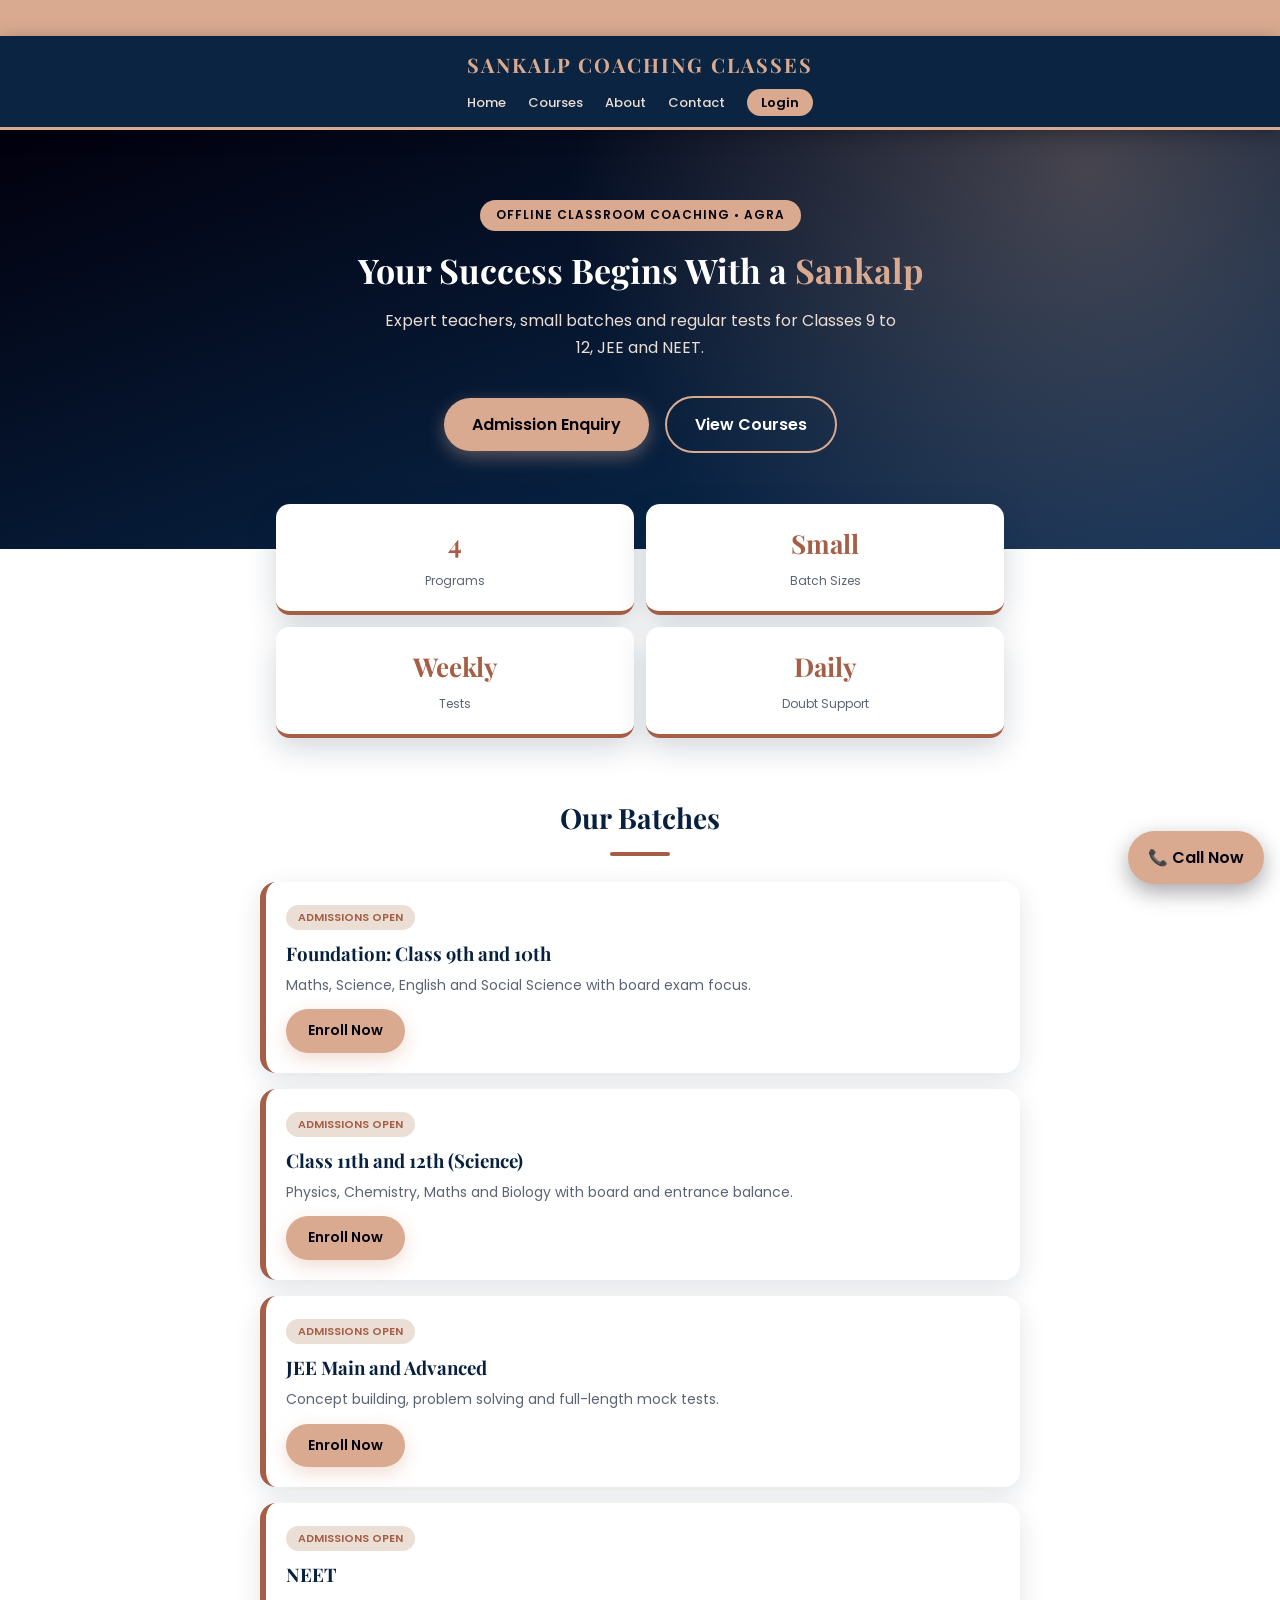
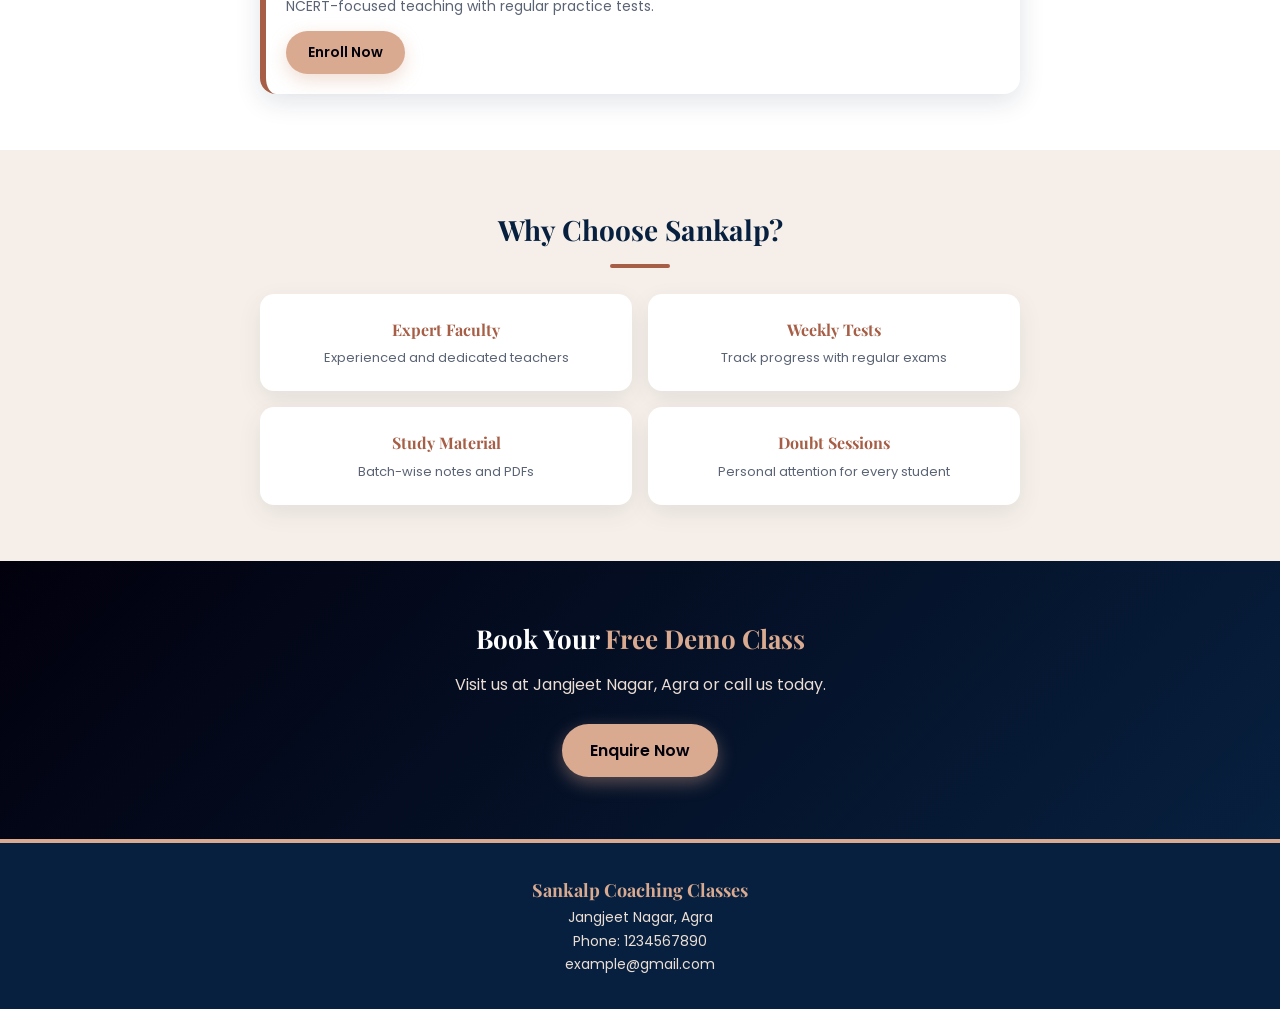
<file: index.html>
<!DOCTYPE html>
<html lang="en">
<head>
<meta charset="UTF-8">
<meta name="viewport" content="width=device-width, initial-scale=1">
<title>Sankalp Coaching Classes, Agra</title>
<link rel="stylesheet" href="style.css">
</head>
<body>

<div class="ticker"><span>🎓 Admissions Open for the New Session &nbsp;•&nbsp; Classes 9th to 12th, JEE &amp; NEET &nbsp;•&nbsp; Call 1234567890 to book a free demo class</span></div>

<header>
  <div class="logo">SANKALP COACHING CLASSES</div>
  <nav>
    <a href="index.html">Home</a>
    <a href="courses.html">Courses</a>
    <a href="about.html">About</a>
    <a href="contact.html">Contact</a>
    <a class="login" href="login.html">Login</a>
  </nav>
</header>

<section class="hero">
  <small>OFFLINE CLASSROOM COACHING • AGRA</small>
  <h1>Your Success Begins With a <span>Sankalp</span></h1>
  <p>Expert teachers, small batches and regular tests for Classes 9 to 12, JEE and NEET.</p>
  <a class="btn" href="contact.html">Admission Enquiry</a>
  <a class="btn alt" style="color:#fff" href="courses.html">View Courses</a>
</section>

<div class="stats">
  <div class="stat"><b>4</b><span>Programs</span></div>
  <div class="stat"><b>Small</b><span>Batch Sizes</span></div>
  <div class="stat"><b>Weekly</b><span>Tests</span></div>
  <div class="stat"><b>Daily</b><span>Doubt Support</span></div>
</div>

<section class="section">
  <h2>Our Batches</h2>
  <div class="batches">
    <div class="batch">
      <span class="tag">ADMISSIONS OPEN</span>
      <h3>Foundation: Class 9th and 10th</h3>
      <p>Maths, Science, English and Social Science with board exam focus.</p>
      <a class="btn" href="contact.html">Enroll Now</a>
    </div>
    <div class="batch">
      <span class="tag">ADMISSIONS OPEN</span>
      <h3>Class 11th and 12th (Science)</h3>
      <p>Physics, Chemistry, Maths and Biology with board and entrance balance.</p>
      <a class="btn" href="contact.html">Enroll Now</a>
    </div>
    <div class="batch">
      <span class="tag">ADMISSIONS OPEN</span>
      <h3>JEE Main and Advanced</h3>
      <p>Concept building, problem solving and full-length mock tests.</p>
      <a class="btn" href="contact.html">Enroll Now</a>
    </div>
    <div class="batch">
      <span class="tag">ADMISSIONS OPEN</span>
      <h3>NEET</h3>
      <p>NCERT-focused teaching with regular practice tests.</p>
      <a class="btn" href="contact.html">Enroll Now</a>
    </div>
  </div>
</section>

<section class="section alt">
  <h2>Why Choose Sankalp?</h2>
  <div class="features">
    <div class="feature"><h3>Expert Faculty</h3><p>Experienced and dedicated teachers</p></div>
    <div class="feature"><h3>Weekly Tests</h3><p>Track progress with regular exams</p></div>
    <div class="feature"><h3>Study Material</h3><p>Batch-wise notes and PDFs</p></div>
    <div class="feature"><h3>Doubt Sessions</h3><p>Personal attention for every student</p></div>
  </div>
</section>

<section class="cta">
  <h2>Book Your <span>Free Demo Class</span></h2>
  <p>Visit us at Jangjeet Nagar, Agra or call us today.</p>
  <a class="btn" href="contact.html">Enquire Now</a>
</section>

<a class="float-call" href="tel:1234567890">📞 Call Now</a>

<footer>
  <b>Sankalp Coaching Classes</b><br>
  Jangjeet Nagar, Agra<br>
  Phone: 1234567890<br>
  example@gmail.com
</footer>

</body>
</html>
</file>
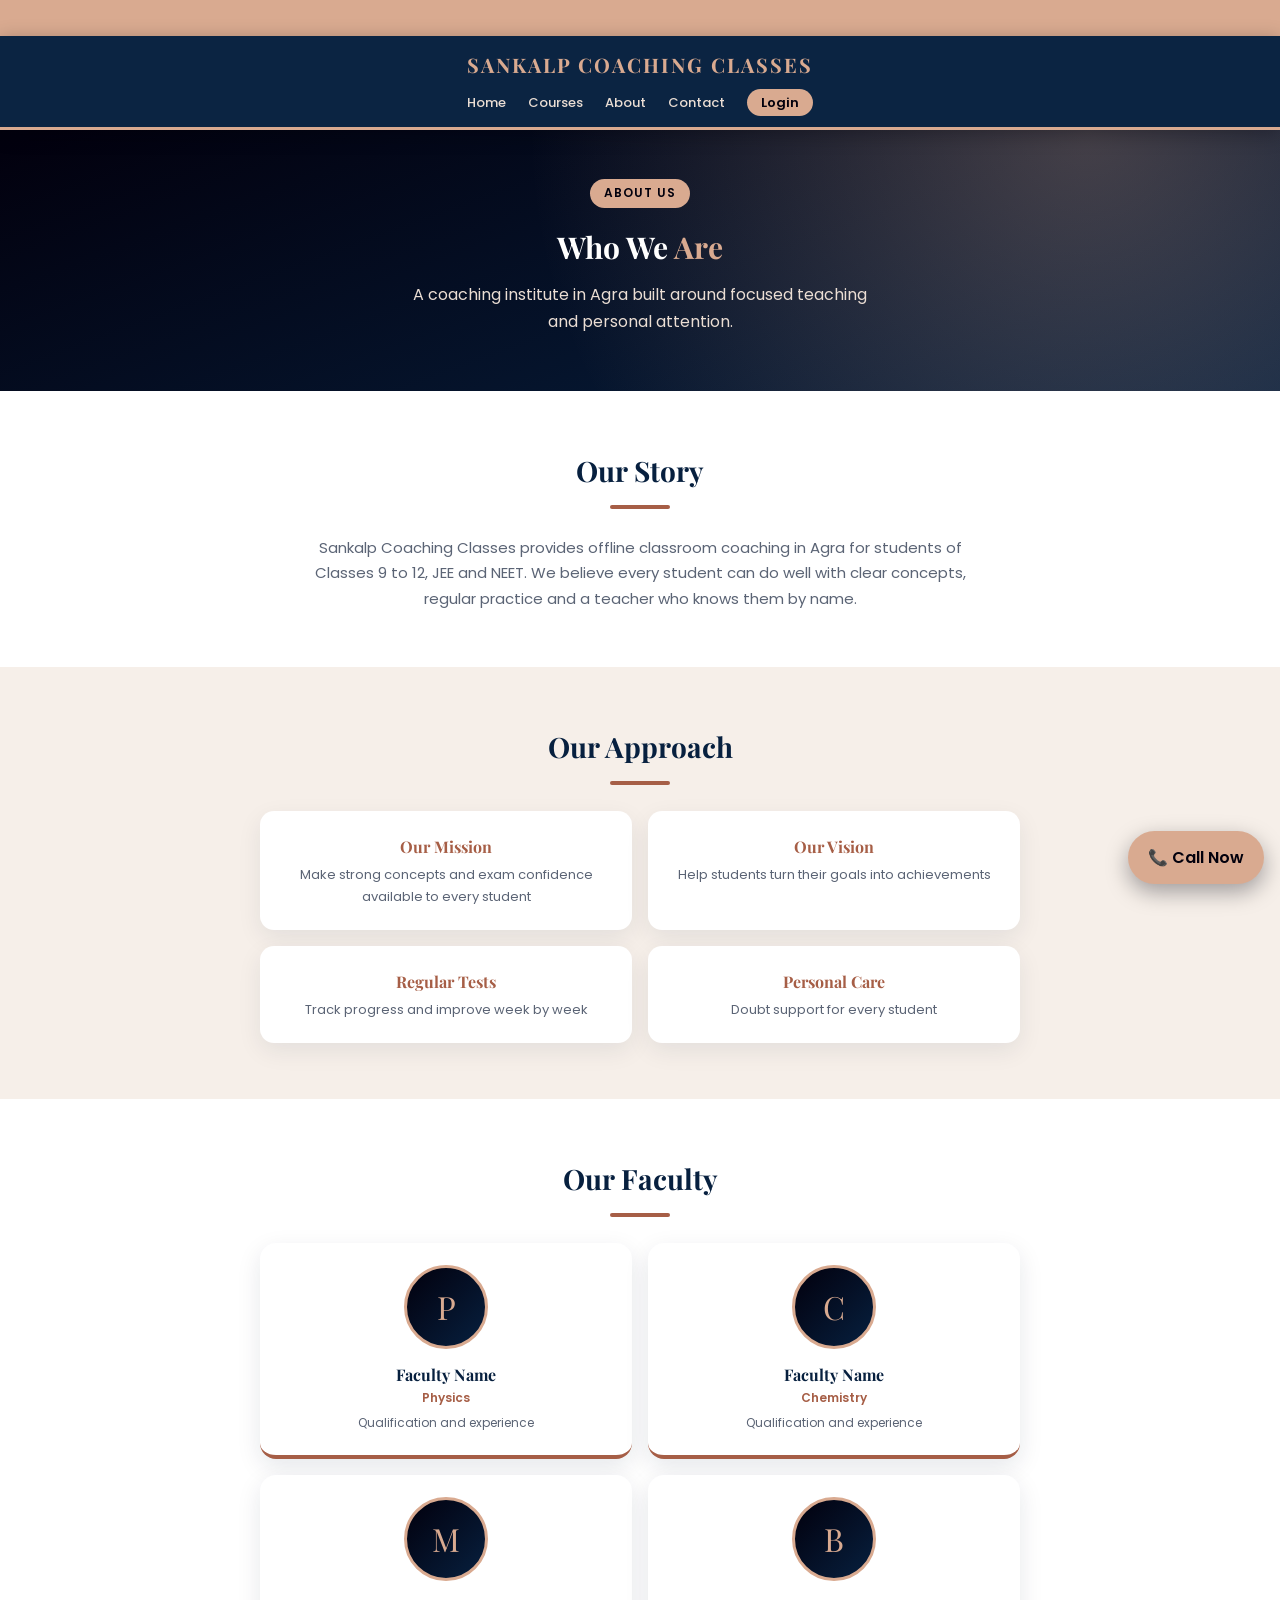
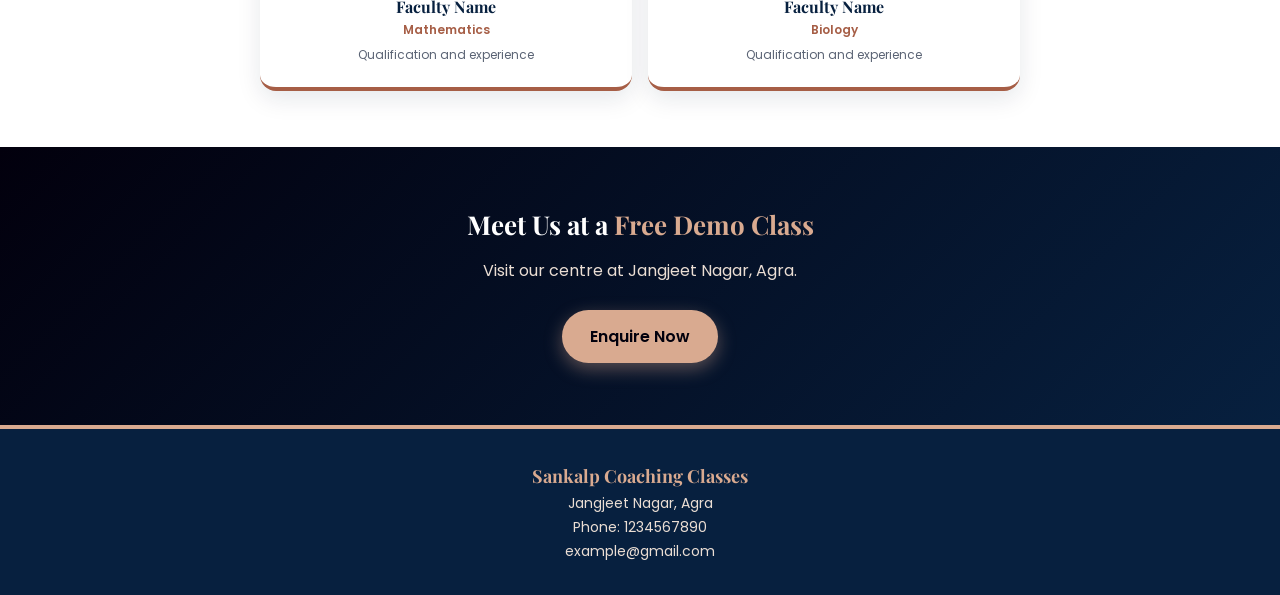
<file: about.html>
<!DOCTYPE html>
<html lang="en">
<head>
<meta charset="UTF-8">
<meta name="viewport" content="width=device-width, initial-scale=1">
<title>About Us and Faculty | Sankalp Coaching Classes, Agra</title>
<link rel="stylesheet" href="style.css">
<link rel="stylesheet" href="pages.css">
<link rel="stylesheet" href="about.css">
</head>
<body>

<div class="ticker"><span>🎓 Admissions Open for the New Session &nbsp;•&nbsp; Classes 9th to 12th, JEE &amp; NEET &nbsp;•&nbsp; Call 1234567890 to book a free demo class</span></div>

<header>
  <div class="logo">SANKALP COACHING CLASSES</div>
  <nav>
    <a href="index.html">Home</a>
    <a href="courses.html">Courses</a>
    <a href="about.html">About</a>
    <a href="contact.html">Contact</a>
    <a class="login" href="login.html">Login</a>
  </nav>
</header>

<section class="page-title">
  <small>ABOUT US</small>
  <h1>Who We <span>Are</span></h1>
  <p>A coaching institute in Agra built around focused teaching and personal attention.</p>
</section>

<section class="section">
  <h2>Our Story</h2>
  <p class="about-text">Sankalp Coaching Classes provides offline classroom coaching in Agra for students of Classes 9 to 12, JEE and NEET. We believe every student can do well with clear concepts, regular practice and a teacher who knows them by name.</p>
</section>

<section class="section alt">
  <h2>Our Approach</h2>
  <div class="features">
    <div class="feature"><h3>Our Mission</h3><p>Make strong concepts and exam confidence available to every student</p></div>
    <div class="feature"><h3>Our Vision</h3><p>Help students turn their goals into achievements</p></div>
    <div class="feature"><h3>Regular Tests</h3><p>Track progress and improve week by week</p></div>
    <div class="feature"><h3>Personal Care</h3><p>Doubt support for every student</p></div>
  </div>
</section>

<section class="section">
  <h2>Our Faculty</h2>
  <div class="faculty">
    <div class="teacher"><div class="avatar">P</div><h3>Faculty Name</h3><span>Physics</span><p>Qualification and experience</p></div>
    <div class="teacher"><div class="avatar">C</div><h3>Faculty Name</h3><span>Chemistry</span><p>Qualification and experience</p></div>
    <div class="teacher"><div class="avatar">M</div><h3>Faculty Name</h3><span>Mathematics</span><p>Qualification and experience</p></div>
    <div class="teacher"><div class="avatar">B</div><h3>Faculty Name</h3><span>Biology</span><p>Qualification and experience</p></div>
  </div>
</section>

<section class="cta">
  <h2>Meet Us at a <span>Free Demo Class</span></h2>
  <p>Visit our centre at Jangjeet Nagar, Agra.</p>
  <a class="btn" href="contact.html">Enquire Now</a>
</section>

<a class="float-call" href="tel:1234567890">📞 Call Now</a>

<footer>
  <b>Sankalp Coaching Classes</b><br>
  Jangjeet Nagar, Agra<br>
  Phone: 1234567890<br>
  example@gmail.com
</footer>

</body>
</html>
</file>
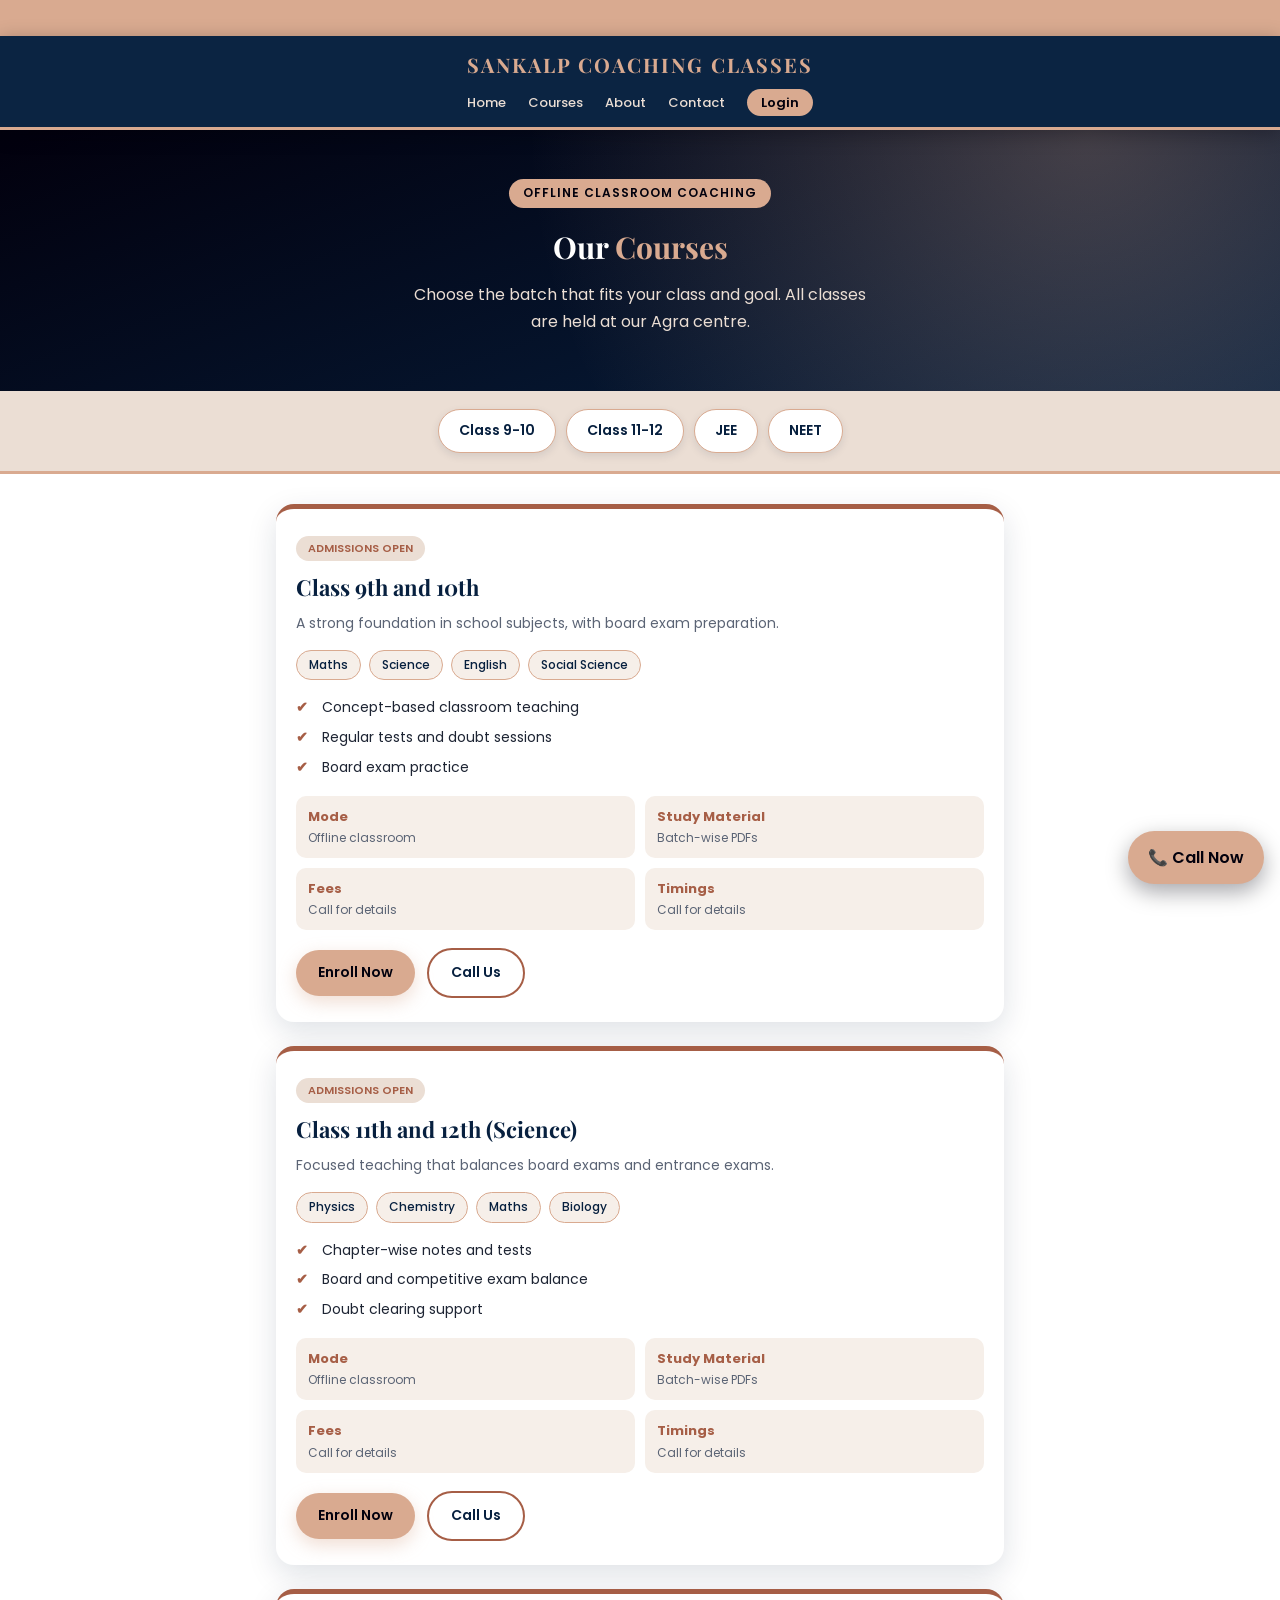
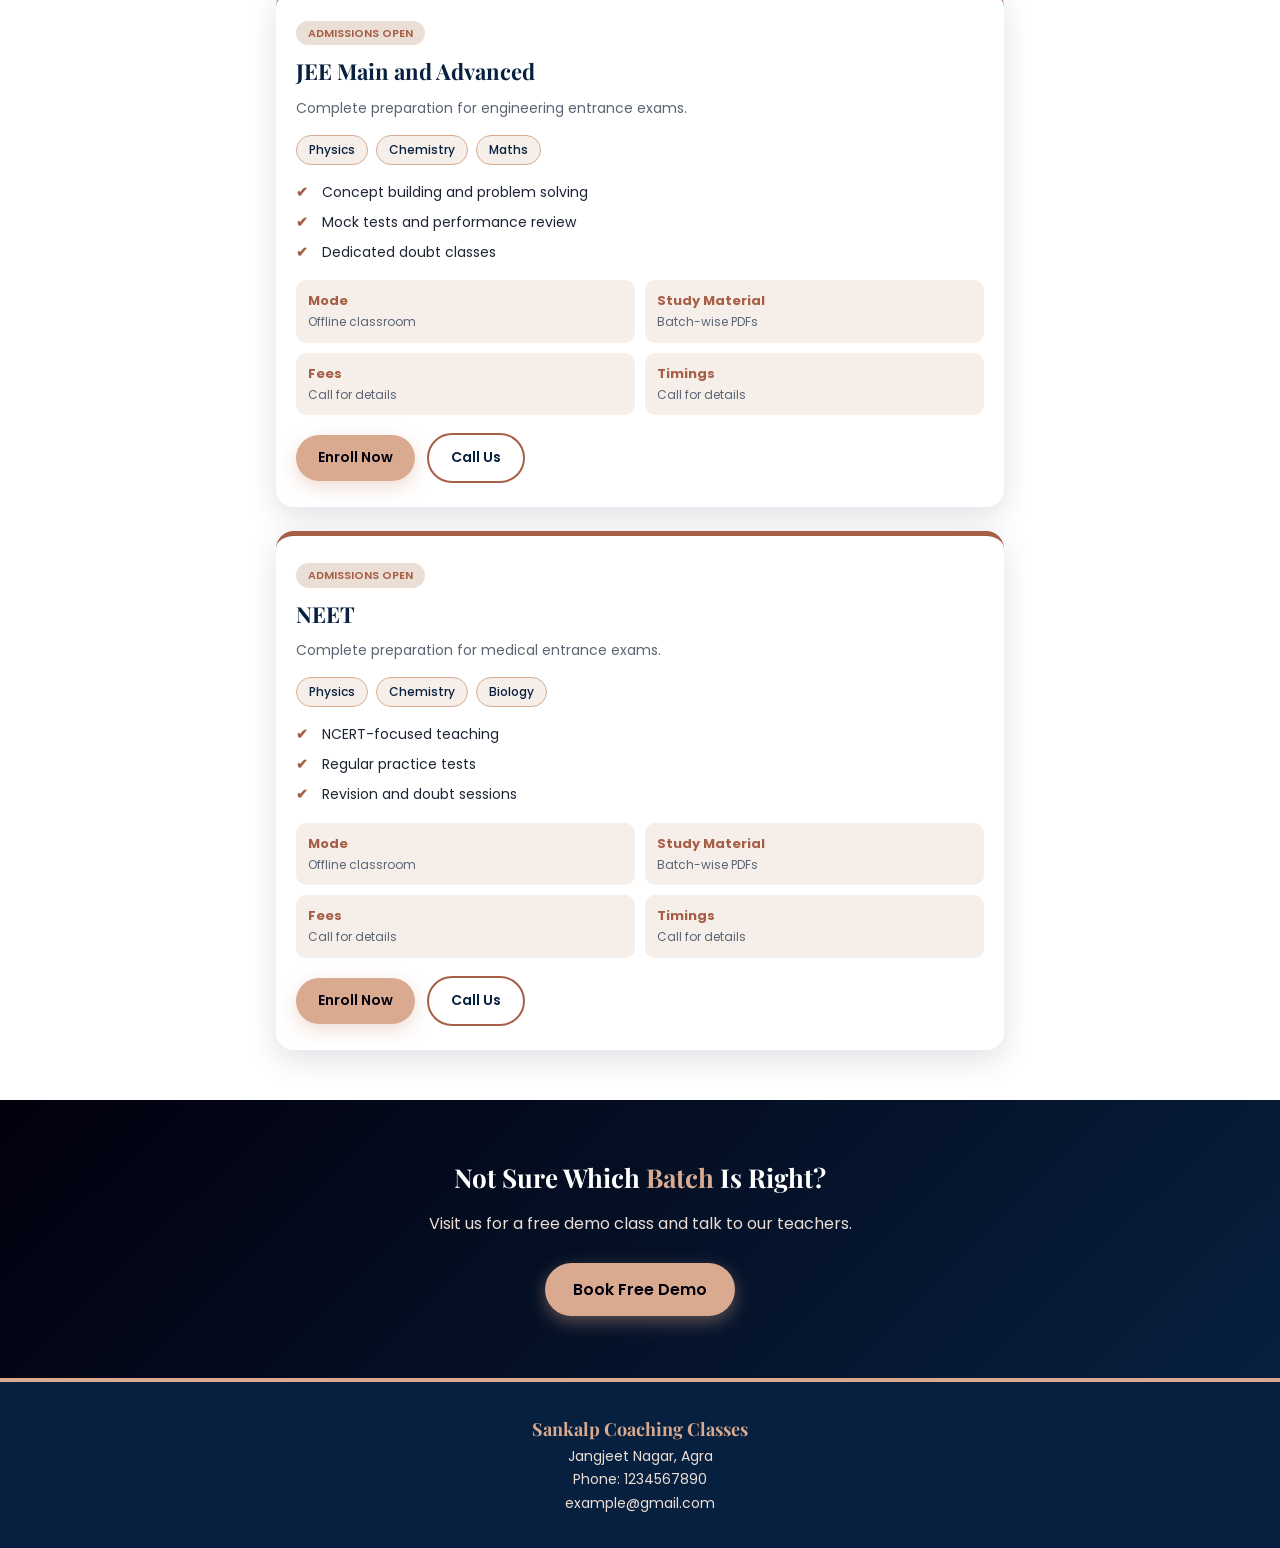
<file: courses.html>
<!DOCTYPE html>
<html lang="en">
<head>
<meta charset="UTF-8">
<meta name="viewport" content="width=device-width, initial-scale=1">
<title>Courses | Sankalp Coaching Classes, Agra</title>
<link rel="stylesheet" href="style.css">
<link rel="stylesheet" href="pages.css">
</head>
<body>

<div class="ticker"><span>🎓 Admissions Open for the New Session &nbsp;•&nbsp; Classes 9th to 12th, JEE &amp; NEET &nbsp;•&nbsp; Call 1234567890 to book a free demo class</span></div>

<header>
  <div class="logo">SANKALP COACHING CLASSES</div>
  <nav>
    <a href="index.html">Home</a>
    <a href="courses.html">Courses</a>
    <a href="about.html">About</a>
    <a href="contact.html">Contact</a>
    <a class="login" href="login.html">Login</a>
  </nav>
</header>

<section class="page-title">
  <small>OFFLINE CLASSROOM COACHING</small>
  <h1>Our <span>Courses</span></h1>
  <p>Choose the batch that fits your class and goal. All classes are held at our Agra centre.</p>
</section>

<div class="jump">
  <a href="#foundation">Class 9-10</a>
  <a href="#senior">Class 11-12</a>
  <a href="#jee">JEE</a>
  <a href="#neet">NEET</a>
</div>

<section class="course-list">

  <div class="course" id="foundation">
    <span class="tag">ADMISSIONS OPEN</span>
    <h3>Class 9th and 10th</h3>
    <p class="desc">A strong foundation in school subjects, with board exam preparation.</p>
    <div class="chips"><span>Maths</span><span>Science</span><span>English</span><span>Social Science</span></div>
    <ul>
      <li>Concept-based classroom teaching</li>
      <li>Regular tests and doubt sessions</li>
      <li>Board exam practice</li>
    </ul>
    <div class="meta">
      <div><b>Mode</b>Offline classroom</div>
      <div><b>Study Material</b>Batch-wise PDFs</div>
      <div><b>Fees</b>Call for details</div>
      <div><b>Timings</b>Call for details</div>
    </div>
    <a class="btn" href="contact.html">Enroll Now</a>
    <a class="btn alt" href="tel:1234567890">Call Us</a>
  </div>

  <div class="course" id="senior">
    <span class="tag">ADMISSIONS OPEN</span>
    <h3>Class 11th and 12th (Science)</h3>
    <p class="desc">Focused teaching that balances board exams and entrance exams.</p>
    <div class="chips"><span>Physics</span><span>Chemistry</span><span>Maths</span><span>Biology</span></div>
    <ul>
      <li>Chapter-wise notes and tests</li>
      <li>Board and competitive exam balance</li>
      <li>Doubt clearing support</li>
    </ul>
    <div class="meta">
      <div><b>Mode</b>Offline classroom</div>
      <div><b>Study Material</b>Batch-wise PDFs</div>
      <div><b>Fees</b>Call for details</div>
      <div><b>Timings</b>Call for details</div>
    </div>
    <a class="btn" href="contact.html">Enroll Now</a>
    <a class="btn alt" href="tel:1234567890">Call Us</a>
  </div>

  <div class="course" id="jee">
    <span class="tag">ADMISSIONS OPEN</span>
    <h3>JEE Main and Advanced</h3>
    <p class="desc">Complete preparation for engineering entrance exams.</p>
    <div class="chips"><span>Physics</span><span>Chemistry</span><span>Maths</span></div>
    <ul>
      <li>Concept building and problem solving</li>
      <li>Mock tests and performance review</li>
      <li>Dedicated doubt classes</li>
    </ul>
    <div class="meta">
      <div><b>Mode</b>Offline classroom</div>
      <div><b>Study Material</b>Batch-wise PDFs</div>
      <div><b>Fees</b>Call for details</div>
      <div><b>Timings</b>Call for details</div>
    </div>
    <a class="btn" href="contact.html">Enroll Now</a>
    <a class="btn alt" href="tel:1234567890">Call Us</a>
  </div>

  <div class="course" id="neet">
    <span class="tag">ADMISSIONS OPEN</span>
    <h3>NEET</h3>
    <p class="desc">Complete preparation for medical entrance exams.</p>
    <div class="chips"><span>Physics</span><span>Chemistry</span><span>Biology</span></div>
    <ul>
      <li>NCERT-focused teaching</li>
      <li>Regular practice tests</li>
      <li>Revision and doubt sessions</li>
    </ul>
    <div class="meta">
      <div><b>Mode</b>Offline classroom</div>
      <div><b>Study Material</b>Batch-wise PDFs</div>
      <div><b>Fees</b>Call for details</div>
      <div><b>Timings</b>Call for details</div>
    </div>
    <a class="btn" href="contact.html">Enroll Now</a>
    <a class="btn alt" href="tel:1234567890">Call Us</a>
  </div>

</section>

<section class="cta">
  <h2>Not Sure Which <span>Batch</span> Is Right?</h2>
  <p>Visit us for a free demo class and talk to our teachers.</p>
  <a class="btn" href="contact.html">Book Free Demo</a>
</section>

<a class="float-call" href="tel:1234567890">📞 Call Now</a>

<footer>
  <b>Sankalp Coaching Classes</b><br>
  Jangjeet Nagar, Agra<br>
  Phone: 1234567890<br>
  example@gmail.com
</footer>

</body>
</html>
</file>
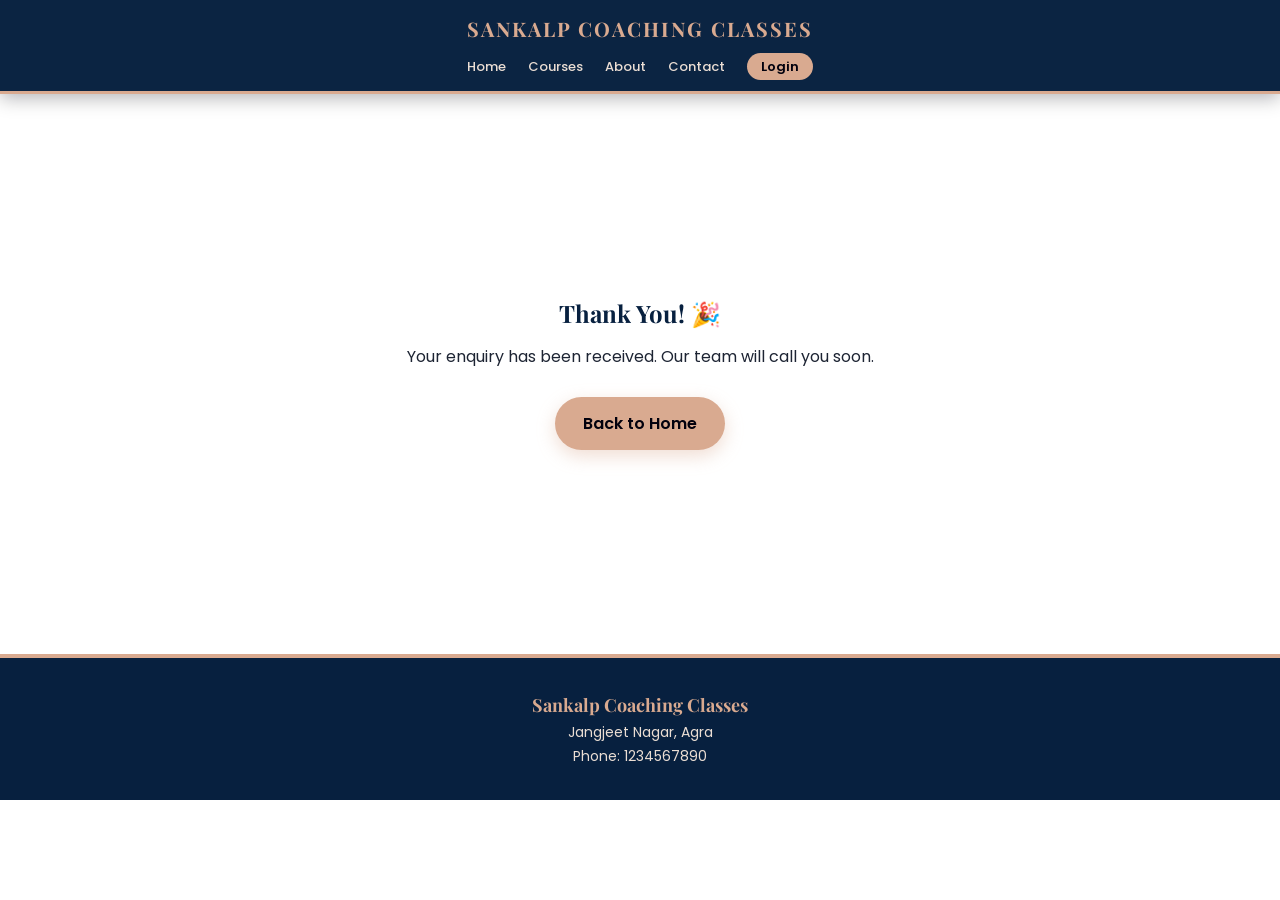
<file: thanks.html>
<!DOCTYPE html>
<html lang="en">
<head>
<meta charset="UTF-8">
<meta name="viewport" content="width=device-width, initial-scale=1">
<title>Thank You | Sankalp Coaching Classes</title>
<link rel="stylesheet" href="style.css">
<link rel="stylesheet" href="pages.css">
<link rel="stylesheet" href="contact.css">
</head>
<body>

<header>
  <div class="logo">SANKALP COACHING CLASSES</div>
  <nav>
    <a href="index.html">Home</a>
    <a href="courses.html">Courses</a>
    <a href="about.html">About</a>
    <a href="contact.html">Contact</a>
    <a class="login" href="login.html">Login</a>
  </nav>
</header>

<section class="thanks">
  <h2>Thank You! 🎉</h2>
  <p>Your enquiry has been received. Our team will call you soon.</p>
  <a class="btn" href="index.html">Back to Home</a>
</section>

<footer>
  <b>Sankalp Coaching Classes</b><br>
  Jangjeet Nagar, Agra<br>
  Phone: 1234567890
</footer>

</body>
</html>
</file>
<file: style.css>
@import url('https://fonts.googleapis.com/css2?family=Playfair+Display:wght@600;700&family=Poppins:wght@400;500;600&display=swap');
:root{--violet:#07203F;--ink:#02000D;--blue:#A65E46;--olive:#D9AA90;--cream:#EBDED4;--orange:#D9AA90;--navy:#07203F;--gold:#D9AA90;--light:#F6EFE9}
*{box-sizing:border-box;margin:0;padding:0}
html{scroll-behavior:smooth}
body{font-family:'Poppins',Arial,sans-serif;color:#1d2433;line-height:1.7;background:#fff}
a{text-decoration:none}
h1,h2,h3{font-family:'Playfair Display',serif}
.ticker{background:var(--orange);color:var(--violet);font-size:13px;font-weight:600;padding:7px 0;overflow:hidden;white-space:nowrap}
.ticker span{display:inline-block;padding-left:100%;animation:scroll 18s linear infinite}
@keyframes scroll{to{transform:translateX(-100%)}}
header{background:rgba(7,32,63,.98);padding:12px 16px;text-align:center;position:sticky;top:0;z-index:50;border-bottom:3px solid var(--orange);box-shadow:0 4px 18px rgba(2,0,13,.3)}
.logo{color:var(--orange);font-family:'Playfair Display',serif;font-size:20px;font-weight:700;letter-spacing:2px}
nav{margin-top:6px}
nav a{color:var(--cream);font-size:13px;margin:0 9px;font-weight:500}
nav a:hover{color:var(--orange)}
.hero{background:radial-gradient(circle at 85% 10%,rgba(217,170,144,.3),transparent 45%),linear-gradient(160deg,#02000D,#07203F 65%,#0e2f57);color:#fff;text-align:center;padding:70px 22px 90px}
.hero small{display:inline-block;background:var(--olive);color:var(--ink);padding:5px 16px;border-radius:30px;font-size:12px;font-weight:600;letter-spacing:1px;margin-bottom:18px}
.hero h1{font-size:34px;line-height:1.25;margin-bottom:16px}
.hero h1 span{color:var(--orange)}
.hero p{max-width:520px;margin:0 auto 28px;color:var(--cream)}
.btn{display:inline-block;background:var(--orange);color:var(--ink);padding:13px 28px;border-radius:40px;font-weight:600;margin:6px;box-shadow:0 6px 18px rgba(217,170,144,.4);transition:.25s}
.btn:hover{transform:translateY(-3px)}
.btn.alt{background:transparent;color:#fff;border:2px solid var(--orange);box-shadow:none}
.stats{display:grid;grid-template-columns:1fr 1fr;gap:12px;max-width:760px;margin:-45px auto 0;padding:0 16px;position:relative}
.stat{background:#fff;border-radius:14px;padding:18px 8px;text-align:center;box-shadow:0 10px 30px rgba(7,32,63,.18);border-bottom:4px solid var(--blue)}
.stat b{display:block;font-family:'Playfair Display',serif;font-size:26px;color:var(--blue)}
.stat span{font-size:12px;color:#5b6475}
.section{padding:56px 18px;text-align:center}
.section.alt{background:var(--light)}
.section h2{color:var(--violet);font-size:28px}
.section h2::after{content:"";display:block;width:60px;height:4px;background:var(--blue);margin:10px auto 26px;border-radius:3px}
.cards,.features,.batches{display:grid;grid-template-columns:1fr 1fr;gap:16px;max-width:760px;margin:auto}
.card{background:#fff;border-top:4px solid var(--blue);padding:26px 12px;border-radius:14px;color:var(--violet);font-weight:600;box-shadow:0 8px 24px rgba(7,32,63,.1);transition:.25s}
.card:hover{transform:translateY(-5px)}
.batches{grid-template-columns:1fr}
.batch{background:#fff;border-radius:16px;padding:20px;text-align:left;box-shadow:0 8px 26px rgba(7,32,63,.12);border-left:6px solid var(--blue)}
.batch .tag{display:inline-block;background:var(--cream);color:var(--blue);font-size:11px;font-weight:600;padding:3px 12px;border-radius:20px}
.batch h3{color:var(--violet);margin:8px 0 4px}
.batch p{font-size:14px;color:#5b6475;margin-bottom:12px}
.batch .btn{margin:0;padding:10px 22px;font-size:14px}
.feature{background:#fff;border-radius:14px;padding:22px 14px;box-shadow:0 8px 24px rgba(7,32,63,.08)}
.feature h3{font-size:16px;color:var(--blue);margin-bottom:4px}
.feature p{font-size:13px;color:#5b6475}
.cta{background:linear-gradient(135deg,#02000D,#07203F);color:#fff;text-align:center;padding:56px 22px}
.cta h2{font-size:26px;margin-bottom:10px}
.cta h2 span{color:var(--orange)}
.cta p{margin-bottom:20px;color:var(--cream)}
.float-call{position:fixed;bottom:16px;right:16px;background:var(--orange);color:var(--ink);font-weight:600;padding:13px 20px;border-radius:40px;box-shadow:0 8px 22px rgba(2,0,13,.35);z-index:60}
footer{background:var(--violet);color:var(--cream);text-align:center;padding:32px 16px;font-size:14px;border-top:4px solid var(--orange)}
footer b{color:var(--orange);font-family:'Playfair Display',serif;font-size:18px}
nav a.login{background:var(--orange);color:var(--ink);padding:4px 14px;border-radius:20px;font-weight:600}
nav a.login:hover{color:var(--ink)}
</file>
<file: pages.css>
.page-title{background:radial-gradient(circle at 85% 0%,rgba(217,170,144,.3),transparent 50%),linear-gradient(160deg,#02000D,#07203F);color:#fff;text-align:center;padding:48px 20px 56px}
.page-title small{display:inline-block;background:var(--olive);color:var(--ink);padding:4px 14px;border-radius:30px;font-size:12px;font-weight:600;letter-spacing:1px;margin-bottom:14px}
.page-title h1{font-size:30px;margin-bottom:8px}
.page-title h1 span{color:var(--orange)}
.page-title p{color:var(--cream);max-width:480px;margin:auto}
.jump{display:flex;flex-wrap:wrap;gap:10px;justify-content:center;padding:18px 16px;background:var(--cream);border-bottom:3px solid var(--olive)}
.jump a{background:#fff;color:var(--violet);font-size:14px;font-weight:600;padding:9px 20px;border-radius:30px;border:1px solid var(--olive);box-shadow:0 3px 8px rgba(7,32,63,.1);transition:.2s}
.jump a:hover{background:var(--orange)}
.course-list{max-width:760px;margin:auto;padding:30px 16px 50px;display:grid;gap:24px}
.course{background:#fff;border-radius:18px;padding:24px 20px;box-shadow:0 10px 30px rgba(7,32,63,.13);border-top:5px solid var(--blue);scroll-margin-top:110px;text-align:left}
.course .tag{display:inline-block;background:var(--cream);color:var(--blue);font-size:11px;font-weight:600;padding:3px 12px;border-radius:20px;margin-bottom:8px}
.course h3{color:var(--violet);font-size:22px;margin-bottom:6px}
.course .desc{font-size:14px;color:#5b6475;margin-bottom:14px}
.chips{display:flex;flex-wrap:wrap;gap:8px;margin-bottom:16px}
.chips span{background:var(--light);border:1px solid var(--olive);color:var(--violet);font-size:12px;font-weight:500;padding:4px 12px;border-radius:20px}
.course ul{list-style:none;margin-bottom:16px}
.course li{font-size:14px;padding-left:26px;position:relative;margin-bottom:6px}
.course li::before{content:"✔";position:absolute;left:0;color:var(--blue);font-weight:bold}
.meta{display:grid;grid-template-columns:1fr 1fr;gap:10px;margin-bottom:18px}
.meta div{background:var(--light);border-radius:10px;padding:10px 12px;font-size:12px;color:#5b6475}
.meta b{display:block;color:var(--blue);font-size:13px}
.course .btn{margin:0 8px 0 0;padding:11px 22px;font-size:14px}
.course .btn.alt{color:var(--violet);border-color:var(--blue)}
</file>
<file: about.css>
.about-text{max-width:700px;margin:auto;font-size:15px;color:#5b6475;text-align:center}
.faculty{display:grid;grid-template-columns:1fr 1fr;gap:16px;max-width:760px;margin:auto}
.teacher{background:#fff;border-radius:16px;padding:22px 12px;box-shadow:0 8px 24px rgba(7,32,63,.1);border-bottom:4px solid var(--blue)}
.avatar{width:84px;height:84px;border-radius:50%;margin:0 auto 12px;background:linear-gradient(135deg,#02000D,#07203F);color:var(--orange);display:flex;align-items:center;justify-content:center;font-family:'Playfair Display',serif;font-size:32px;border:3px solid var(--orange)}
.teacher h3{font-size:16px;color:var(--violet)}
.teacher span{display:block;font-size:12px;font-weight:600;color:var(--blue);margin-bottom:4px}
.teacher p{font-size:12px;color:#5b6475}
</file>
<file: contact.css>
.contact-wrap{max-width:760px;margin:auto;padding:30px 16px 50px;display:grid;gap:24px}
.info{display:grid;grid-template-columns:1fr 1fr;gap:12px}
.info a,.info div{background:#fff;border-radius:14px;padding:16px 12px;text-align:center;box-shadow:0 8px 24px rgba(7,32,63,.1);border-bottom:4px solid var(--blue);color:var(--violet);font-size:13px}
.info b{display:block;color:var(--blue);font-size:14px;margin-bottom:2px}
.formbox{background:#fff;border-radius:18px;padding:24px 20px;box-shadow:0 10px 30px rgba(7,32,63,.13);border-top:5px solid var(--blue);text-align:left}
.formbox h2{color:var(--violet);font-size:24px;margin-bottom:4px}
.formbox .sub{font-size:14px;color:#5b6475;margin-bottom:18px}
.formbox label{display:block;font-size:13px;font-weight:600;color:var(--violet);margin-bottom:5px}
.formbox input,.formbox select,.formbox textarea{width:100%;padding:12px;margin-bottom:14px;border:1px solid var(--olive);border-radius:10px;font-family:inherit;font-size:16px;background:var(--light);color:#1d2433}
.formbox input:focus,.formbox select:focus,.formbox textarea:focus{outline:2px solid var(--blue);background:#fff}
.formbox textarea{min-height:90px;resize:vertical}
.formbox button.btn{width:100%;margin:0;border:none;cursor:pointer;font-size:16px;font-family:inherit}
.hidden{display:none}
.thanks{max-width:520px;margin:0 auto;padding:40px 18px;text-align:center;min-height:calc(100vh - 340px);display:flex;flex-direction:column;justify-content:center;align-items:center}
.thanks h2{color:var(--violet);margin-bottom:10px}
.thanks p{margin-bottom:20px}
</file>
